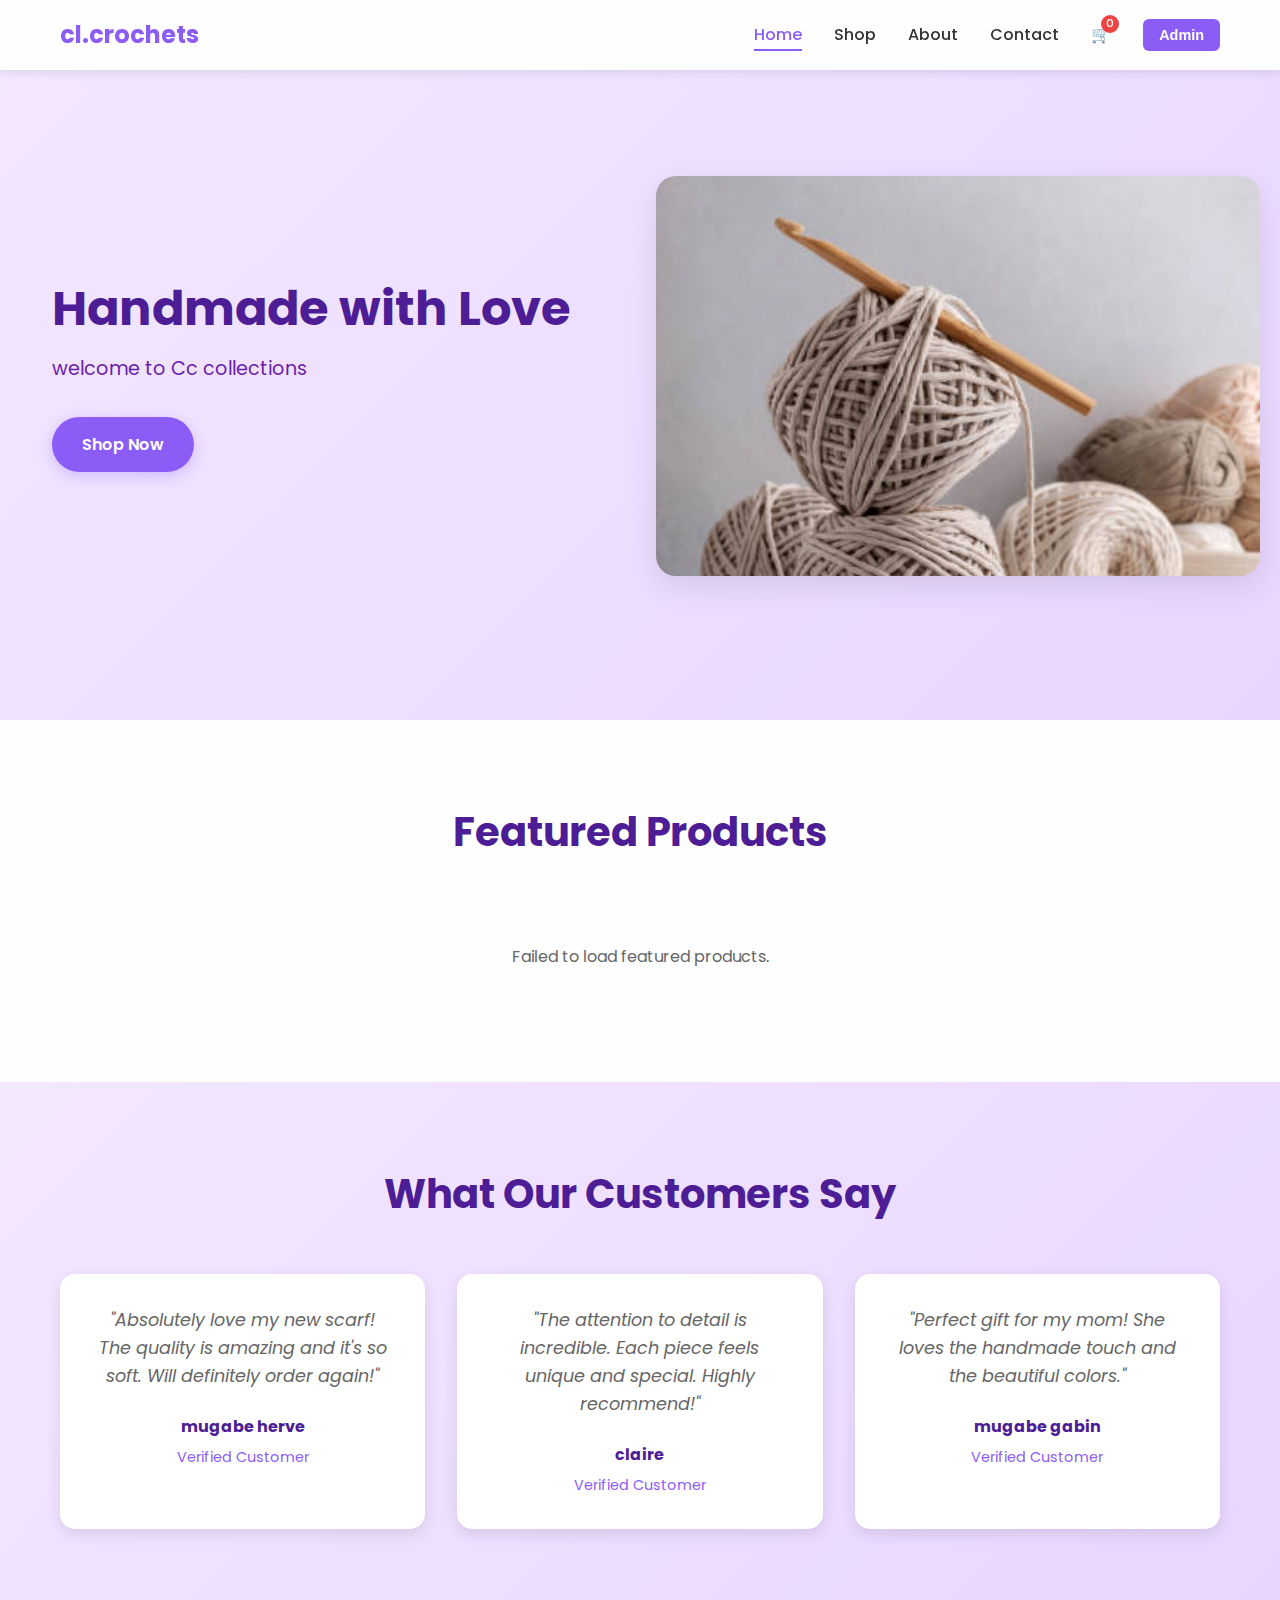
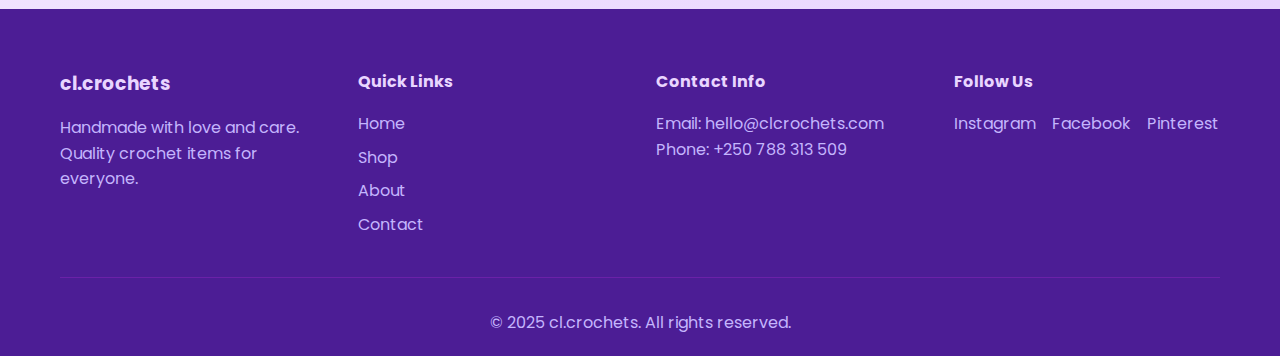
<file: index.html>
<!DOCTYPE html>
<html lang="en">
<head>
    <meta charset="UTF-8">
    <meta name="viewport" content="width=device-width, initial-scale=1.0">
    <title>cl.crochets - Handmade Scarves, welcome to Cc collections</title>
    <link rel="stylesheet" href="style.css">
    <link href="https://fonts.googleapis.com/css2?family=Poppins:wght@300;400;500;600;700&display=swap" rel="stylesheet">
    <link rel="icon" href="data:image/svg+xml,<svg xmlns='http://www.w3.org/2000/svg' viewBox='0 0 100 100'><text y='.9em' font-size='90'>🧶</text></svg>">
</head>
<body>
    <!-- Navigation -->
    <nav class="navbar">
        <div class="nav-container">
            <div class="nav-logo">
                <a href="index.html">cl.crochets</a>
            </div>
            <ul class="nav-menu">
                <li class="nav-item">
                    <a href="index.html" class="nav-link active">Home</a>
                </li>
                <li class="nav-item">
                    <a href="shop.html" class="nav-link">Shop</a>
                </li>
                <li class="nav-item">
                    <a href="about.html" class="nav-link">About</a>
                </li>
                <li class="nav-item">
                    <a href="contact.html" class="nav-link">Contact</a>
                </li>
                <li class="nav-item">
                    <a href="cart.html" class="nav-link cart-icon">
                        🛒 <span class="cart-count">0</span>
                    </a>
                </li>
                <li class="nav-item">
                    <button class="admin-btn" onclick="openAdminLogin()">Admin</button>
                </li>
            </ul>
            <div class="hamburger">
                <span class="bar"></span>
                <span class="bar"></span>
                <span class="bar"></span>
            </div>
        </div>
    </nav>

    <!-- Admin Login Modal -->
    <div id="adminModal" class="admin-modal">
        <div class="admin-modal-content">
            <span class="admin-close" onclick="closeAdminLogin()">&times;</span>
            <h2>Admin Login</h2>
            <form id="adminLoginForm" class="admin-login-form">
                <div class="form-group">
                    <label for="adminUsername">Username</label>
                    <input type="text" id="adminUsername" name="username" required>
                </div>
                <div class="form-group">
                    <label for="adminPassword">Password</label>
                    <input type="password" id="adminPassword" name="password" required>
                </div>
                <button type="submit" class="admin-login-btn">Login</button>
            </form>
        </div>
    </div>

    <!-- Hero Section -->
    <section class="hero">
        <div class="hero-content">
            <h1 class="hero-title">Handmade with Love</h1>
            <p class="hero-subtitle">welcome to Cc collections</p>
            <a href="shop.html" class="cta-button">Shop Now</a>
        </div>
        <div class="hero-image">
            <img src="images/croshet.jpg" alt="Handmade crochet items">
        </div>
    </section>

    <!-- Featured Products -->
    <section class="featured-products">
        <div class="container">
            <h2 class="section-title">Featured Products</h2>
            <div class="products-grid" id="featured-products">
                <!-- Products will be loaded here via JavaScript -->
            </div>
        </div>
    </section>

    <!-- Testimonials -->
    <section class="testimonials">
        <div class="container">
            <h2 class="section-title">What Our Customers Say</h2>
            <div class="testimonials-grid">
                <div class="testimonial-card">
                    <div class="testimonial-content">
                        <p>"Absolutely love my new scarf! The quality is amazing and it's so soft. Will definitely order again!"</p>
                    </div>
                    <div class="testimonial-author">
                        <h4>mugabe herve</h4>
                        <span>Verified Customer</span>
                    </div>
                </div>
                <div class="testimonial-card">
                    <div class="testimonial-content">
                        <p>"The attention to detail is incredible. Each piece feels unique and special. Highly recommend!"</p>
                    </div>
                    <div class="testimonial-author">
                        <h4>claire</h4>
                        <span>Verified Customer</span>
                    </div>
                </div>
                <div class="testimonial-card">
                    <div class="testimonial-content">
                        <p>"Perfect gift for my mom! She loves the handmade touch and the beautiful colors."</p>
                    </div>
                    <div class="testimonial-author">
                        <h4>mugabe gabin</h4>
                        <span>Verified Customer</span>
                    </div>
                </div>
            </div>
        </div>
    </section>

    <!-- Footer -->
    <footer class="footer">
        <div class="container">
            <div class="footer-content">
                <div class="footer-section">
                    <h3>cl.crochets</h3>
                    <p>Handmade with love and care. Quality crochet items for everyone.</p>
                </div>
                <div class="footer-section">
                    <h4>Quick Links</h4>
                    <ul>
                        <li><a href="index.html">Home</a></li>
                        <li><a href="shop.html">Shop</a></li>
                        <li><a href="about.html">About</a></li>
                        <li><a href="contact.html">Contact</a></li>
                    </ul>
                </div>
                <div class="footer-section">
                    <h4>Contact Info</h4>
                    <p>Email: hello@clcrochets.com</p>
                    <p>Phone: +250 788 313 509</p>
                </div>
                <div class="footer-section">
                    <h4>Follow Us</h4>
                    <div class="social-links">
                        <a href="https://www.instagram.com/cl.crochets/" class="social-link">Instagram</a>
                        <a href="#" class="social-link">Facebook</a>
                        <a href="#" class="social-link">Pinterest</a>
                    </div>
                </div>
            </div>
            <div class="footer-bottom">
                <p>&copy; 2025 cl.crochets. All rights reserved.</p>
            </div>
        </div>
    </footer>

    <script src="script.js"></script>
</body>
</html>
</file>
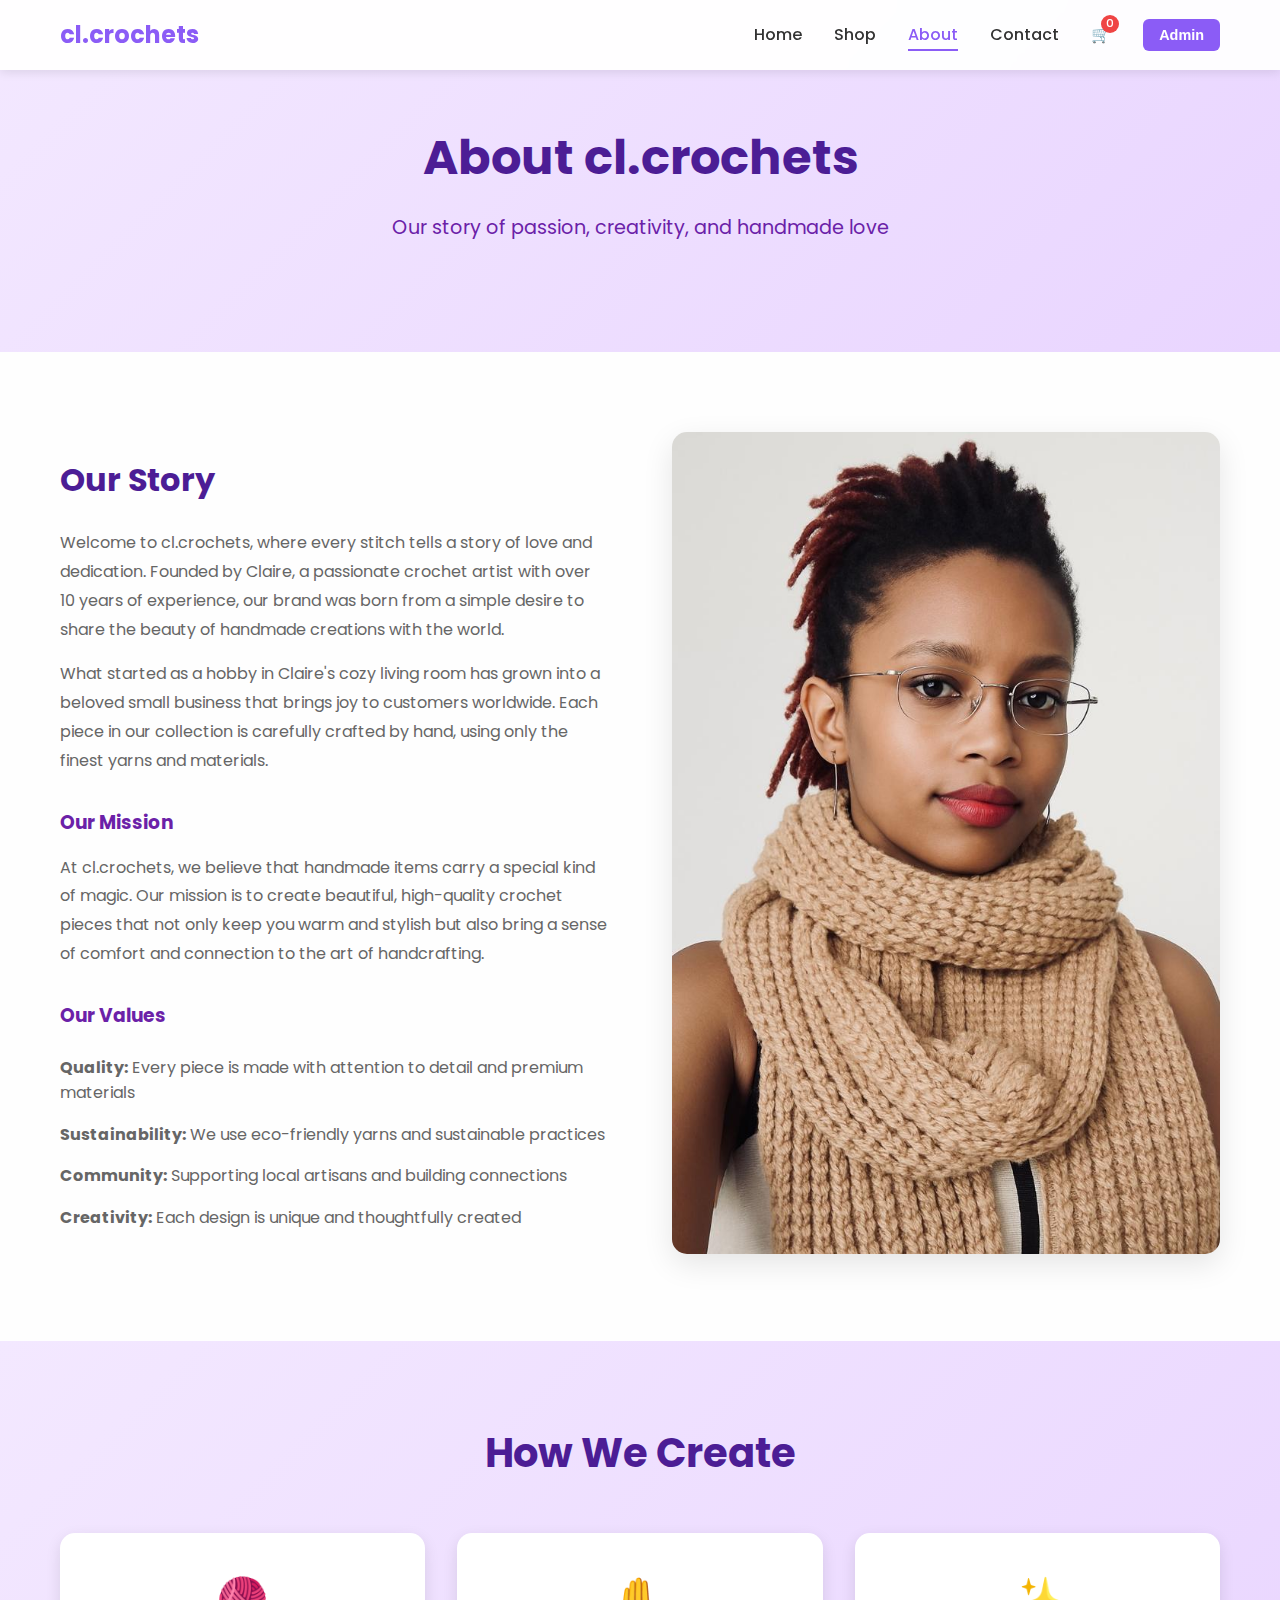
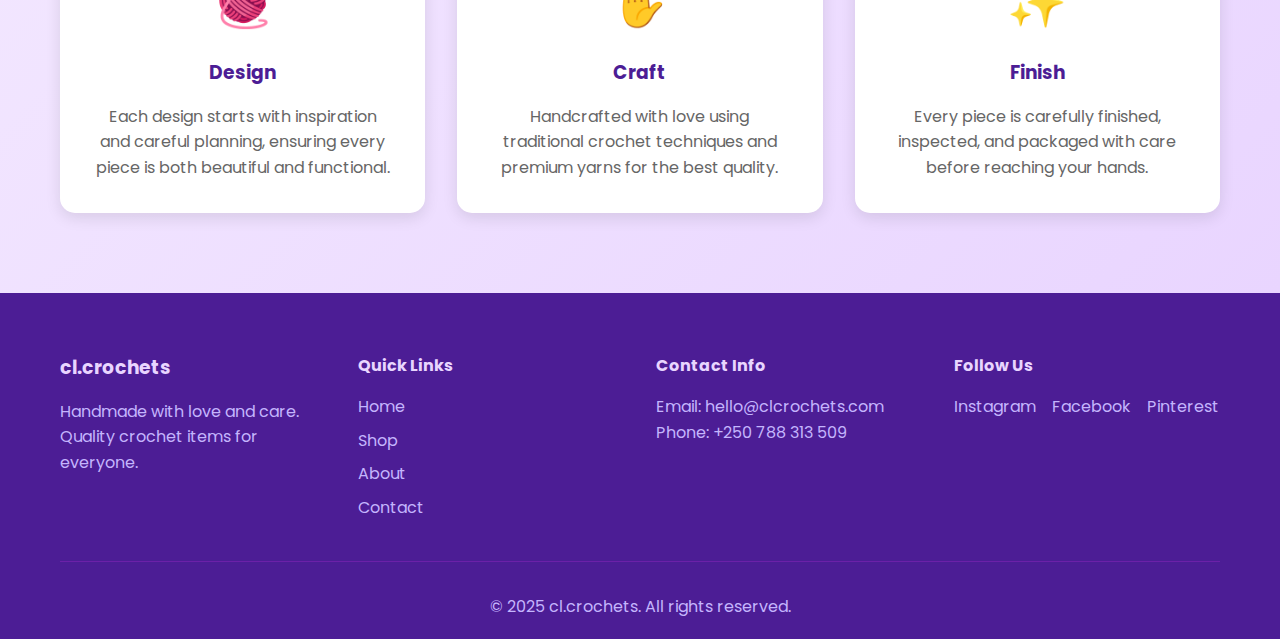
<file: about.html>
<!DOCTYPE html>
<html lang="en">
<head>
    <meta charset="UTF-8">
    <meta name="viewport" content="width=device-width, initial-scale=1.0">
    <title>About - cl.crochets</title>
    <link rel="stylesheet" href="style.css">
    <link href="https://fonts.googleapis.com/css2?family=Poppins:wght@300;400;500;600;700&display=swap" rel="stylesheet">
    <link rel="icon" href="data:image/svg+xml,<svg xmlns='http://www.w3.org/2000/svg' viewBox='0 0 100 100'><text y='.9em' font-size='90'>🧶</text></svg>">
</head>
<body>
    <nav class="navbar">
        <div class="nav-container">
            <div class="nav-logo">
                <a href="index.html">cl.crochets</a>
            </div>
            <ul class="nav-menu">
                <li class="nav-item">
                    <a href="index.html" class="nav-link">Home</a>
                </li>
                <li class="nav-item">
                    <a href="shop.html" class="nav-link">Shop</a>
                </li>
                <li class="nav-item">
                    <a href="about.html" class="nav-link active">About</a>
                </li>
                <li class="nav-item">
                    <a href="contact.html" class="nav-link">Contact</a>
                </li>
                <li class="nav-item">
                    <a href="cart.html" class="nav-link cart-icon">
                        🛒 <span class="cart-count">0</span>
                    </a>
                </li>
                <li class="nav-item">
                    <button class="admin-btn" onclick="openAdminLogin()">Admin</button>
                </li>
            </ul>
            <div class="hamburger">
                <span class="bar"></span>
                <span class="bar"></span>
                <span class="bar"></span>
            </div>
        </div>
    </nav>

    <!-- Admin Login Modal -->
    <div id="adminModal" class="admin-modal">
        <div class="admin-modal-content">
            <span class="admin-close" onclick="closeAdminLogin()">&times;</span>
            <h2>Admin Login</h2>
            <form id="adminLoginForm" class="admin-login-form">
                <div class="form-group">
                    <label for="adminUsername">Username</label>
                    <input type="text" id="adminUsername" name="username" required>
                </div>
                <div class="form-group">
                    <label for="adminPassword">Password</label>
                    <input type="password" id="adminPassword" name="password" required>
                </div>
                <button type="submit" class="admin-login-btn">Login</button>
            </form>
        </div>
    </div>

    <section class="about-header">
        <div class="container">
            <h1 class="page-title">About cl.crochets</h1>
            <p class="page-subtitle">Our story of passion, creativity, and handmade love</p>
        </div>
    </section>

    <section class="about-content">
        <div class="container">
            <div class="about-grid">
                <div class="about-text">
                    <h2>Our Story</h2>
                    <p>Welcome to cl.crochets, where every stitch tells a story of love and dedication. Founded by Claire, a passionate crochet artist with over 10 years of experience, our brand was born from a simple desire to share the beauty of handmade creations with the world.</p>

                    <p>What started as a hobby in Claire's cozy living room has grown into a beloved small business that brings joy to customers worldwide. Each piece in our collection is carefully crafted by hand, using only the finest yarns and materials.</p>

                    <h3>Our Mission</h3>
                    <p>At cl.crochets, we believe that handmade items carry a special kind of magic. Our mission is to create beautiful, high-quality crochet pieces that not only keep you warm and stylish but also bring a sense of comfort and connection to the art of handcrafting.</p>

                    <h3>Our Values</h3>
                    <ul>
                        <li><strong>Quality:</strong> Every piece is made with attention to detail and premium materials</li>
                        <li><strong>Sustainability:</strong> We use eco-friendly yarns and sustainable practices</li>
                        <li><strong>Community:</strong> Supporting local artisans and building connections</li>
                        <li><strong>Creativity:</strong> Each design is unique and thoughtfully created</li>
                    </ul>
                </div>
                <div class="about-image">
                    <img src="images/about.jpg" alt="Handmade crochet items">
                </div>
            </div>
        </div>
    </section>

    <section class="process-section">
        <div class="container">
            <h2 class="section-title">How We Create</h2>
            <div class="process-grid">
                <div class="process-card">
                    <div class="process-icon">🧶</div>
                    <h3>Design</h3>
                    <p>Each design starts with inspiration and careful planning, ensuring every piece is both beautiful and functional.</p>
                </div>
                <div class="process-card">
                    <div class="process-icon">✋</div>
                    <h3>Craft</h3>
                    <p>Handcrafted with love using traditional crochet techniques and premium yarns for the best quality.</p>
                </div>
                <div class="process-card">
                    <div class="process-icon">✨</div>
                    <h3>Finish</h3>
                    <p>Every piece is carefully finished, inspected, and packaged with care before reaching your hands.</p>
                </div>
            </div>
        </div>
    </section>

    <footer class="footer">
        <div class="container">
            <div class="footer-content">
                <div class="footer-section">
                    <h3>cl.crochets</h3>
                    <p>Handmade with love and care. Quality crochet items for everyone.</p>
                </div>
                <div class="footer-section">
                    <h4>Quick Links</h4>
                    <ul>
                        <li><a href="index.html">Home</a></li>
                        <li><a href="shop.html">Shop</a></li>
                        <li><a href="about.html">About</a></li>
                        <li><a href="contact.html">Contact</a></li>
                    </ul>
                </div>
                <div class="footer-section">
                    <h4>Contact Info</h4>
                    <p>Email: hello@clcrochets.com</p>
                    <p>Phone: +250 788 313 509</p>
                </div>
                <div class="footer-section">
                    <h4>Follow Us</h4>
                    <div class="social-links">
                        <a href="https://www.instagram.com/cl.crochets/" class="social-link">Instagram</a>
                        <a href="#" class="social-link">Facebook</a>
                        <a href="#" class="social-link">Pinterest</a>
                    </div>
                </div>
            </div>
            <div class="footer-bottom">
                <p>&copy; 2025 cl.crochets. All rights reserved.</p>
            </div>
        </div>
    </footer>

    <script src="script.js"></script>
</body>
</html>
</file>
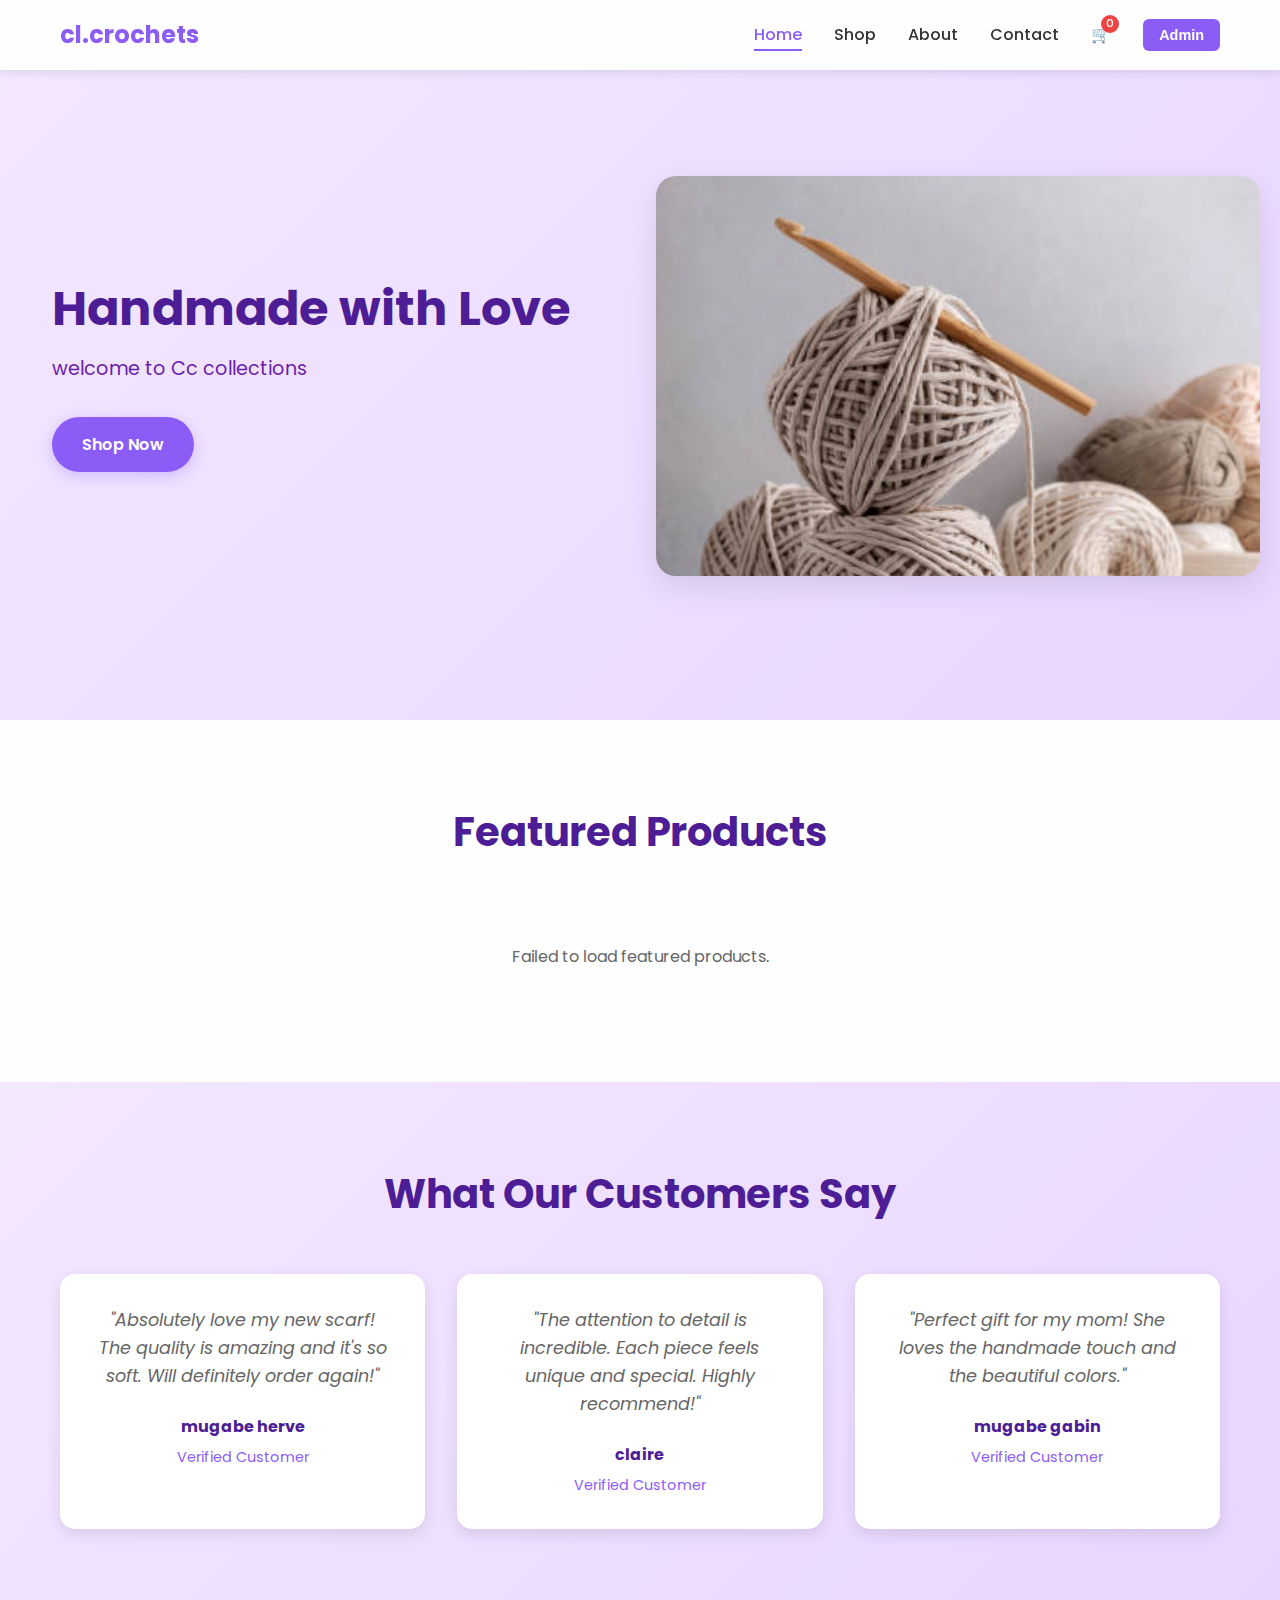
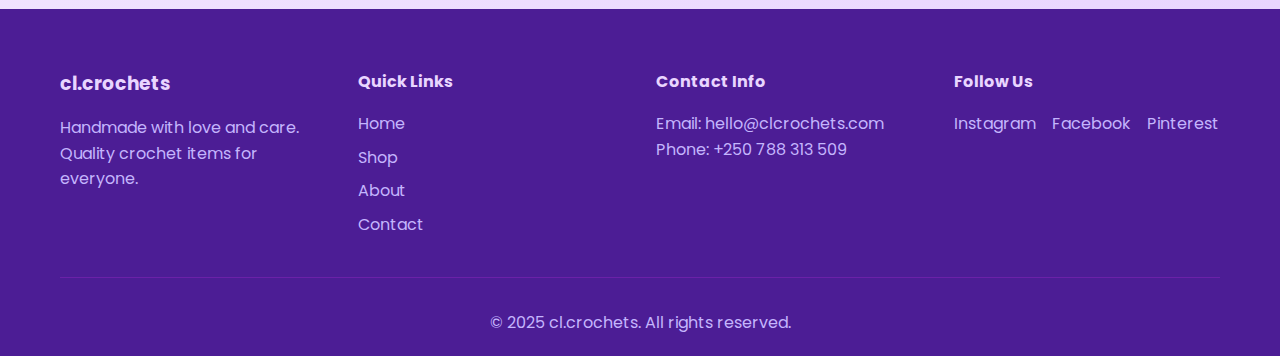
<file: admin.html>
<!DOCTYPE html>
<html lang="en">
<head>
    <meta charset="UTF-8">
    <meta name="viewport" content="width=device-width, initial-scale=1.0">
    <title>Admin Dashboard - cl.crochets</title>
    <link rel="stylesheet" href="style.css">
    <link href="https://fonts.googleapis.com/css2?family=Poppins:wght@300;400;500;600;700&display=swap" rel="stylesheet">
    <link rel="icon" href="data:image/svg+xml,<svg xmlns='http://www.w3.org/2000/svg' viewBox='0 0 100 100'><text y='.9em' font-size='90'>🧶</text></svg>">
</head>
<body>
    <nav class="navbar">
        <div class="nav-container">
            <div class="nav-logo">
                <a href="index.html">cl.crochets</a>
            </div>
            <ul class="nav-menu">
                <li class="nav-item">
                    <a href="index.html" class="nav-link">Home</a>
                </li>
                <li class="nav-item">
                    <a href="shop.html" class="nav-link">Shop</a>
                </li>
                <li class="nav-item">
                    <a href="about.html" class="nav-link">About</a>
                </li>
                <li class="nav-item">
                    <a href="contact.html" class="nav-link">Contact</a>
                </li>
                <li class="nav-item">
                    <a href="cart.html" class="nav-link cart-icon">
                        🛒 <span class="cart-count">0</span>
                    </a>
                </li>
                <li class="nav-item">
                    <button class="admin-btn active">Admin</button>
                </li>
            </ul>
            <div class="hamburger">
                <span class="bar"></span>
                <span class="bar"></span>
                <span class="bar"></span>
            </div>
        </div>
    </nav>

    <section class="admin-header">
        <div class="container">
            <h1 class="page-title">Admin Dashboard</h1>
            <p class="page-subtitle">Manage your products and view sales data</p>
        </div>
    </section>

    <section class="admin-content">
        <div class="container">
            <div class="admin-section">
                <h2>Sales Overview</h2>
                <div class="sales-grid">
                    <div class="sales-card">
                        <h3>Total Sales</h3>
                        <p class="sales-number" id="totalValue">$0.00</p>
                    </div>
                    <div class="sales-card">
                        <h3>Orders</h3>
                        <p class="sales-number" id="totalOrders">0</p>
                    </div>
                    <div class="sales-card">
                        <h3>Products</h3>
                        <p class="sales-number" id="totalProducts">0</p>
                    </div>
                    <div class="sales-card">
                        <h3>Customers</h3>
                        <p class="sales-number" id="totalChatUsers">0</p>
                    </div>
                </div>
            </div>

            <div class="admin-section">
                <h2>Product Management</h2>
                <div class="admin-grid">
                    <div class="add-product-section">
                        <h3>Add New Product</h3>
                        <form id="addProductForm" class="admin-form">
                            <div class="form-group">
                                <label for="productName">Product Name *</label>
                                <input type="text" id="productName" name="name" required>
                            </div>
                            <div class="form-group">
                                <label for="productPrice">Price ($) *</label>
                                <input type="number" id="productPrice" name="price" step="0.01" required>
                            </div>
                            <div class="form-group">
                                <label for="productCategory">Category *</label>
                                <select id="productCategory" name="category" required>
                                    <option value="">Select Category</option>
                                    <option value="scarf">Scarf</option>
                                    <option value="hat">Hat</option>
                                    <option value="sweater">Sweater</option>
                                    <option value="accessory">Accessory</option>
                                </select>
                            </div>
                            <div class="form-group">
                                <label for="productColor">Color</label>
                                <select id="productColor" name="color">
                                    <option value="">Select Color</option>
                                    <option value="blue">Blue</option>
                                    <option value="pink">Pink</option>
                                    <option value="green">Green</option>
                                    <option value="yellow">Yellow</option>
                                    <option value="purple">Purple</option>
                                    <option value="white">White</option>
                                </select>
                            </div>
                            <div class="form-group">
                                <label for="productImage">Image URL *</label>
                                <input type="url" id="productImage" name="image" required>
                            </div>
                            <div class="form-group">
                                <label for="productDescription">Description *</label>
                                <textarea id="productDescription" name="description" rows="3" required></textarea>
                            </div>
                            <button type="submit" class="admin-submit-btn">Add Product</button>
                        </form>
                    </div>

                    <div class="products-table-section">
                        <h3>Current Products</h3>
                        <div class="table-container">
                            <table class="admin-table">
                                <thead>
                                    <tr>
                                        <th>Image</th>
                                        <th>Name</th>
                                        <th>Price</th>
                                        <th>Category</th>
                                        <th>Sales</th>
                                        <th>Actions</th>
                                    </tr>
                                </thead>
                                <tbody id="productsTableBody">
                                </tbody>
                            </table>
                        </div>
                    </div>
                </div>
            </div>
        </div>
    </section>

    <footer class="footer">
        <div class="container">
            <div class="footer-content">
                <div class="footer-section">
                    <h3>cl.crochets</h3>
                    <p>Handmade with love and care. Quality crochet items for everyone.</p>
                </div>
                <div class="footer-section">
                    <h4>Quick Links</h4>
                    <ul>
                        <li><a href="index.html">Home</a></li>
                        <li><a href="shop.html">Shop</a></li>
                        <li><a href="about.html">About</a></li>
                        <li><a href="contact.html">Contact</a></li>
                    </ul>
                </div>
                <div class="footer-section">
                    <h4>Contact Info</h4>
                    <p>Email: hello@clcrochets.com</p>
                    <p>Phone: +250 788 313 509</p>
                </div>
                <div class="footer-section">
                    <h4>Follow Us</h4>
                    <div class="social-links">
                        <a href="https://www.instagram.com/cl.crochets/" class="social-link">Instagram</a>
                        <a href="#" class="social-link">Facebook</a>
                        <a href="#" class="social-link">Pinterest</a>
                    </div>
                </div>
            </div>
            <div class="footer-bottom">
                <p>&copy; 2025 cl.crochets. All rights reserved.</p>
            </div>
        </div>
    </footer>

    <script src="script.js"></script>
</body>
</html>
</file>
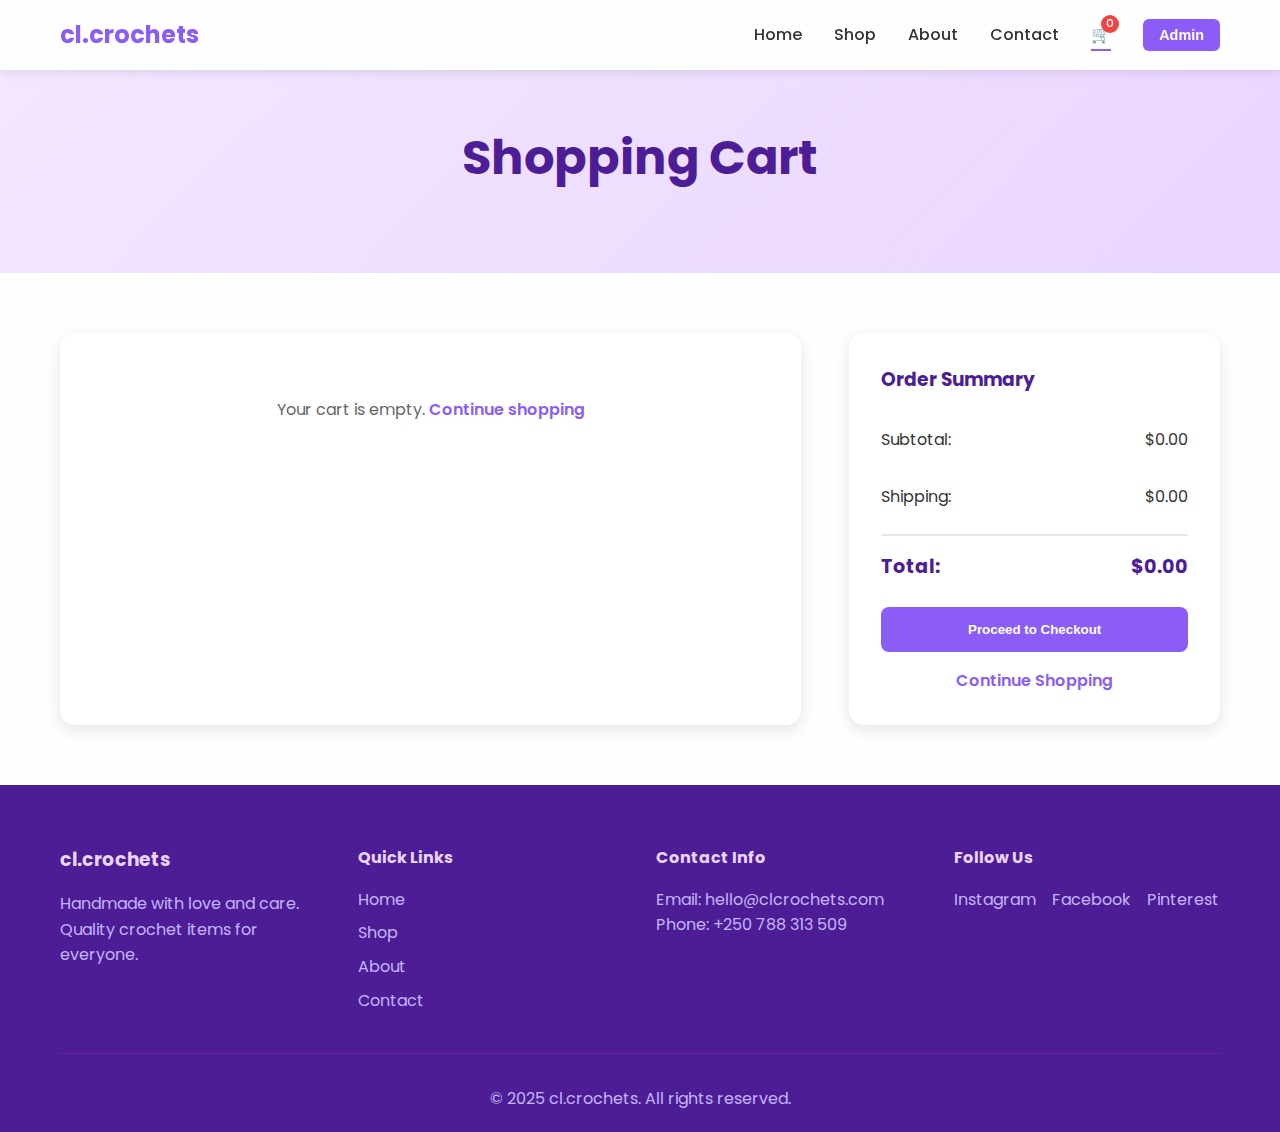
<file: cart.html>
<!DOCTYPE html>
<html lang="en">
<head>
    <meta charset="UTF-8">
    <meta name="viewport" content="width=device-width, initial-scale=1.0">
    <title>Shopping Cart - cl.crochets</title>
    <link rel="stylesheet" href="style.css">
    <link href="https://fonts.googleapis.com/css2?family=Poppins:wght@300;400;500;600;700&display=swap" rel="stylesheet">
    <link rel="icon" href="data:image/svg+xml,<svg xmlns='http://www.w3.org/2000/svg' viewBox='0 0 100 100'><text y='.9em' font-size='90'>🧶</text></svg>">
</head>
<body>
    <!-- Navigation -->
    <nav class="navbar">
        <div class="nav-container">
            <div class="nav-logo">
                <a href="index.html">cl.crochets</a>
            </div>
            <ul class="nav-menu">
                <li class="nav-item">
                    <a href="index.html" class="nav-link">Home</a>
                </li>
                <li class="nav-item">
                    <a href="shop.html" class="nav-link">Shop</a>
                </li>
                <li class="nav-item">
                    <a href="about.html" class="nav-link">About</a>
                </li>
                <li class="nav-item">
                    <a href="contact.html" class="nav-link">Contact</a>
                </li>
                <li class="nav-item">
                    <a href="cart.html" class="nav-link cart-icon active">
                        🛒 <span class="cart-count">0</span>
                    </a>
                </li>
                <li class="nav-item">
                    <button class="admin-btn" onclick="openAdminLogin()">Admin</button>
                </li>
            </ul>
            <div class="hamburger">
                <span class="bar"></span>
                <span class="bar"></span>
                <span class="bar"></span>
            </div>
        </div>
    </nav>

    <!-- Admin Login Modal -->
    <div id="adminModal" class="admin-modal">
        <div class="admin-modal-content">
            <span class="admin-close" onclick="closeAdminLogin()">&times;</span>
            <h2>Admin Login</h2>
            <form id="adminLoginForm" class="admin-login-form">
                <div class="form-group">
                    <label for="adminUsername">Username</label>
                    <input type="text" id="adminUsername" name="username" required>
                </div>
                <div class="form-group">
                    <label for="adminPassword">Password</label>
                    <input type="password" id="adminPassword" name="password" required>
                </div>
                <button type="submit" class="admin-login-btn">Login</button>
            </form>
        </div>
    </div>

    <!-- Cart Header -->
    <section class="cart-header">
        <div class="container">
            <h1 class="page-title">Shopping Cart</h1>
        </div>
    </section>

    <!-- Cart Content -->
    <section class="cart-section">
        <div class="container">
            <div class="cart-content">
                <div class="cart-items" id="cart-items">
                    <!-- Cart items will be loaded here via JavaScript -->
                </div>
                <div class="cart-summary">
                    <h3>Order Summary</h3>
                    <div class="summary-item">
                        <span>Subtotal:</span>
                        <span id="subtotal">$0.00</span>
                    </div>
                    <div class="summary-item">
                        <span>Shipping:</span>
                        <span id="shipping">$0.00</span>
                    </div>
                    <div class="summary-item total">
                        <span>Total:</span>
                        <span id="total">$0.00</span>
                    </div>
                    <button class="checkout-btn" id="checkout-btn">Proceed to Checkout</button>
                    <a href="shop.html" class="continue-shopping">Continue Shopping</a>
                </div>
            </div>
        </div>
    </section>

    <!-- Footer -->
    <footer class="footer">
        <div class="container">
            <div class="footer-content">
                <div class="footer-section">
                    <h3>cl.crochets</h3>
                    <p>Handmade with love and care. Quality crochet items for everyone.</p>
                </div>
                <div class="footer-section">
                    <h4>Quick Links</h4>
                    <ul>
                        <li><a href="index.html">Home</a></li>
                        <li><a href="shop.html">Shop</a></li>
                        <li><a href="about.html">About</a></li>
                        <li><a href="contact.html">Contact</a></li>
                    </ul>
                </div>
                <div class="footer-section">
                    <h4>Contact Info</h4>
                    <p>Email: hello@clcrochets.com</p>
                    <p>Phone: +250 788 313 509</p>
                </div>
                <div class="footer-section">
                    <h4>Follow Us</h4>
                    <div class="social-links">
                        <a href="https://www.instagram.com/cl.crochets/" class="social-link">Instagram</a>
                        <a href="#" class="social-link">Facebook</a>
                        <a href="#" class="social-link">Pinterest</a>
                    </div>
                </div>
            </div>
            <div class="footer-bottom">
                <p>&copy; 2025 cl.crochets. All rights reserved.</p>
            </div>
        </div>
    </footer>

    <script src="script.js"></script>
</body>
</html>
</file>
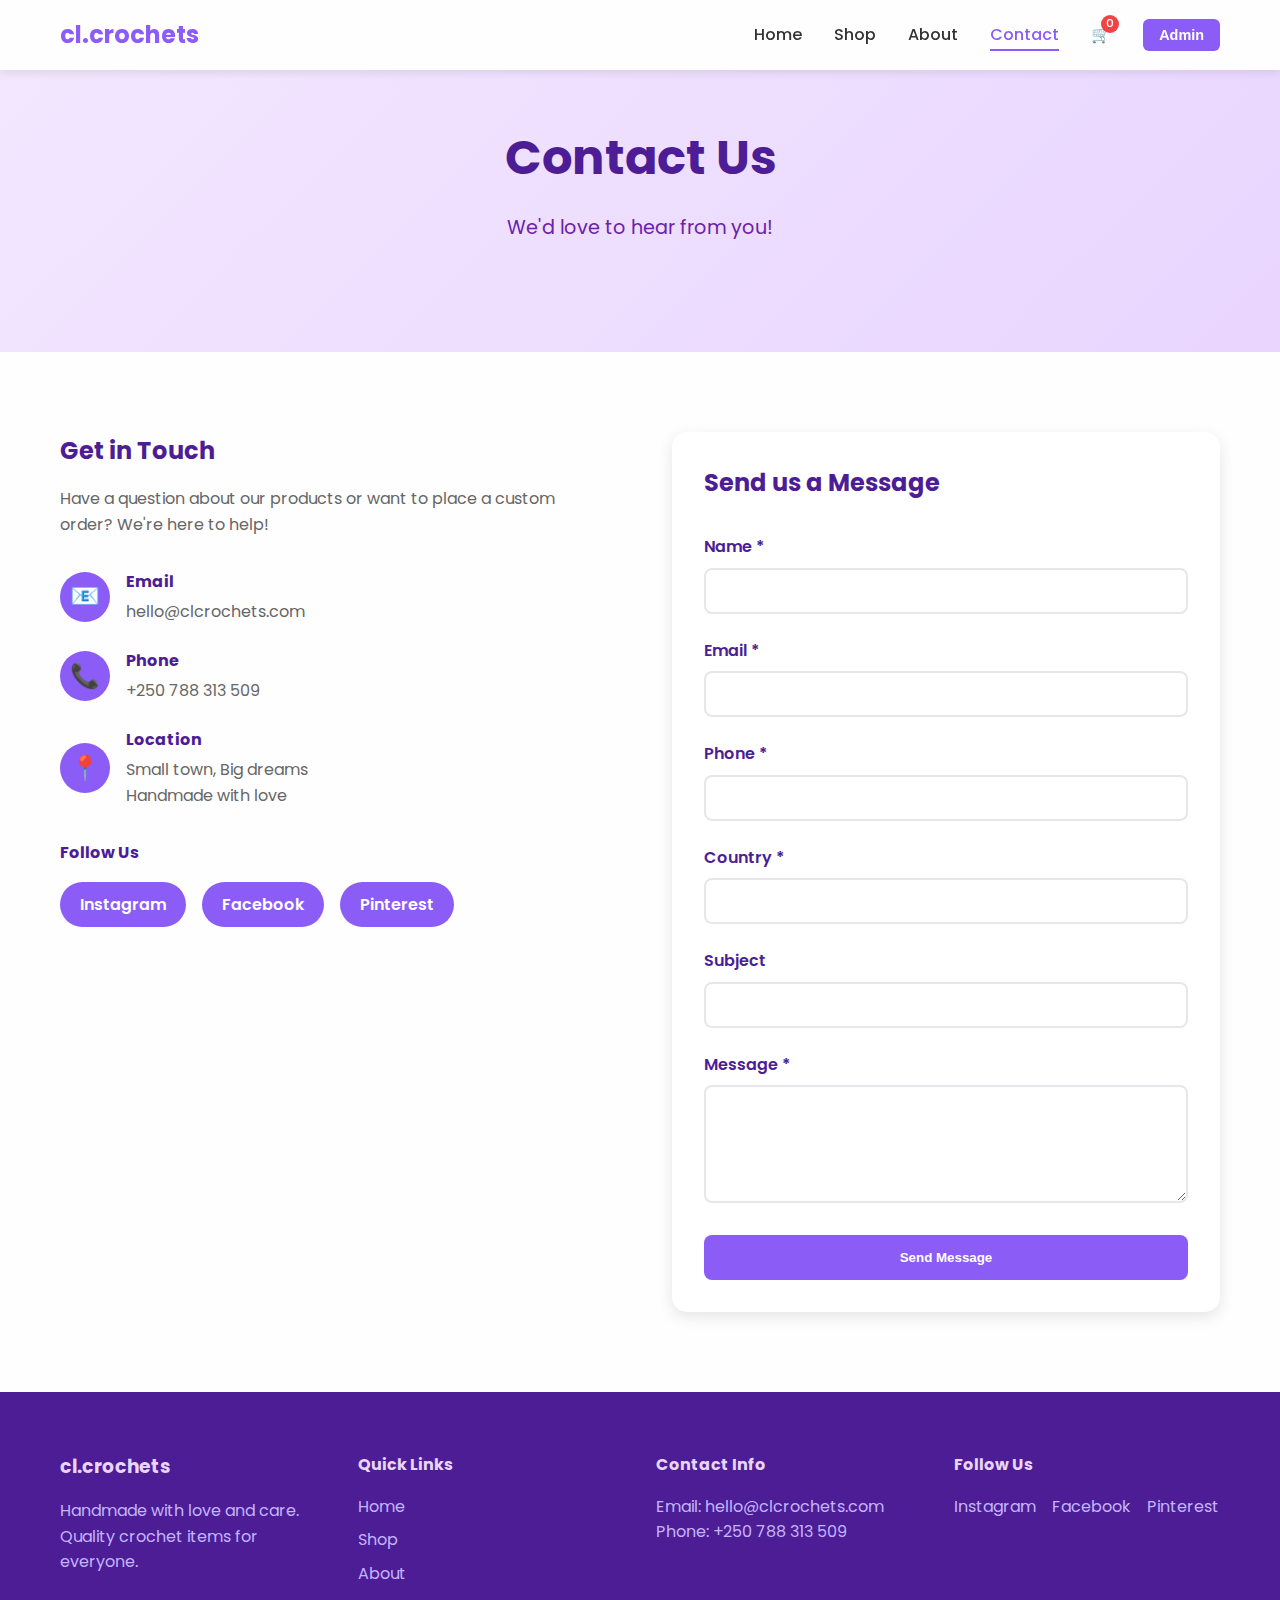
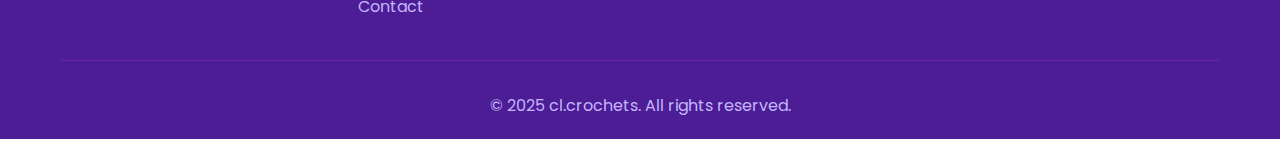
<file: contact.html>
<!DOCTYPE html>
<html lang="en">
<head>
    <meta charset="UTF-8">
    <meta name="viewport" content="width=device-width, initial-scale=1.0">
    <title>Contact - cl.crochets</title>
    <link rel="stylesheet" href="style.css">
    <link href="https://fonts.googleapis.com/css2?family=Poppins:wght@300;400;500;600;700&display=swap" rel="stylesheet">
    <link rel="icon" href="data:image/svg+xml,<svg xmlns='http://www.w3.org/2000/svg' viewBox='0 0 100 100'><text y='.9em' font-size='90'>🧶</text></svg>">
</head>
<body>
    <!-- Navigation -->
    <nav class="navbar">
        <div class="nav-container">
            <div class="nav-logo">
                <a href="index.html">cl.crochets</a>
            </div>
            <ul class="nav-menu">
                <li class="nav-item">
                    <a href="index.html" class="nav-link">Home</a>
                </li>
                <li class="nav-item">
                    <a href="shop.html" class="nav-link">Shop</a>
                </li>
                <li class="nav-item">
                    <a href="about.html" class="nav-link">About</a>
                </li>
                <li class="nav-item">
                    <a href="contact.html" class="nav-link active">Contact</a>
                </li>
                <li class="nav-item">
                    <a href="cart.html" class="nav-link cart-icon">
                        🛒 <span class="cart-count">0</span>
                    </a>
                </li>
                <li class="nav-item">
                    <button class="admin-btn" onclick="openAdminLogin()">Admin</button>
                </li>
            </ul>
            <div class="hamburger">
                <span class="bar"></span>
                <span class="bar"></span>
                <span class="bar"></span>
            </div>
        </div>
    </nav>

    <!-- Admin Login Modal -->
    <div id="adminModal" class="admin-modal">
        <div class="admin-modal-content">
            <span class="admin-close" onclick="closeAdminLogin()">&times;</span>
            <h2>Admin Login</h2>
            <form id="adminLoginForm" class="admin-login-form">
                <div class="form-group">
                    <label for="adminUsername">Username</label>
                    <input type="text" id="adminUsername" name="username" required>
                </div>
                <div class="form-group">
                    <label for="adminPassword">Password</label>
                    <input type="password" id="adminPassword" name="password" required>
                </div>
                <button type="submit" class="admin-login-btn">Login</button>
            </form>
        </div>
    </div>

    <!-- Contact Header -->
    <section class="contact-header">
        <div class="container">
            <h1 class="page-title">Contact Us</h1>
            <p class="page-subtitle">We'd love to hear from you!</p>
        </div>
    </section>

    <!-- Contact Content -->
    <section class="contact-content">
        <div class="container">
            <div class="contact-grid">
                <div class="contact-info">
                    <h2>Get in Touch</h2>
                    <p>Have a question about our products or want to place a custom order? We're here to help!</p>

                    <div class="contact-details">
                        <div class="contact-item">
                            <div class="contact-icon">📧</div>
                            <div>
                                <h4>Email</h4>
                                <p>hello@clcrochets.com</p>
                            </div>
                        </div>
                        <div class="contact-item">
                            <div class="contact-icon">📞</div>
                            <div>
                                <h4>Phone</h4>
                                <p>+250 788 313 509</p>
                            </div>
                        </div>
                        <div class="contact-item">
                            <div class="contact-icon">📍</div>
                            <div>
                                <h4>Location</h4>
                                <p>Small town, Big dreams<br>Handmade with love</p>
                            </div>
                        </div>
                    </div>

                    <div class="social-links-contact">
                        <h4>Follow Us</h4>
                        <div class="social-icons">
                            <a href="#" class="social-icon">Instagram</a>
                            <a href="#" class="social-icon">Facebook</a>
                            <a href="#" class="social-icon">Pinterest</a>
                        </div>
                    </div>
                </div>

                <div class="contact-form">
                    <h2>Send us a Message</h2>
                    <form id="contact-form">
                        <div class="form-group">
                            <label for="name">Name *</label>
                            <input type="text" id="name" name="name" required>
                        </div>
                        <div class="form-group">
                            <label for="email">Email *</label>
                            <input type="email" id="email" name="email" required>
                        </div>
                        <div class="form-group">
                            <label for="phone">Phone *</label>
                            <input type="text" id="phone" name="phone" required>
                        </div>
                        <div class="form-group">
                            <label for="country">Country *</label>
                            <input type="text" id="country" name="country" required>
                        </div>
                        <div class="form-group">
                            <label for="subject">Subject</label>
                            <input type="text" id="subject" name="subject">
                        </div>
                        <div class="form-group">
                            <label for="message">Message *</label>
                            <textarea id="message" name="message" rows="5" required></textarea>
                        </div>
                        <button type="submit" class="submit-btn">Send Message</button>
                    </form>
                </div>
            </div>
        </div>
    </section>

    <!-- Footer -->
    <footer class="footer">
        <div class="container">
            <div class="footer-content">
                <div class="footer-section">
                    <h3>cl.crochets</h3>
                    <p>Handmade with love and care. Quality crochet items for everyone.</p>
                </div>
                <div class="footer-section">
                    <h4>Quick Links</h4>
                    <ul>
                        <li><a href="index.html">Home</a></li>
                        <li><a href="shop.html">Shop</a></li>
                        <li><a href="about.html">About</a></li>
                        <li><a href="contact.html">Contact</a></li>
                    </ul>
                </div>
                <div class="footer-section">
                    <h4>Contact Info</h4>
                    <p>Email: hello@clcrochets.com</p>
                    <p>Phone: +250 788 313 509</p>
                </div>
                <div class="footer-section">
                    <h4>Follow Us</h4>
                    <div class="social-links">
                        <a href="https://www.instagram.com/cl.crochets/" class="social-link">Instagram</a>
                        <a href="#" class="social-link">Facebook</a>
                        <a href="#" class="social-link">Pinterest</a>
                    </div>
                </div>
            </div>
            <div class="footer-bottom">
                <p>&copy; 2025 cl.crochets. All rights reserved.</p>
            </div>
        </div>
    </footer>

    <script src="script.js"></script>
</body>
</html>
</file>
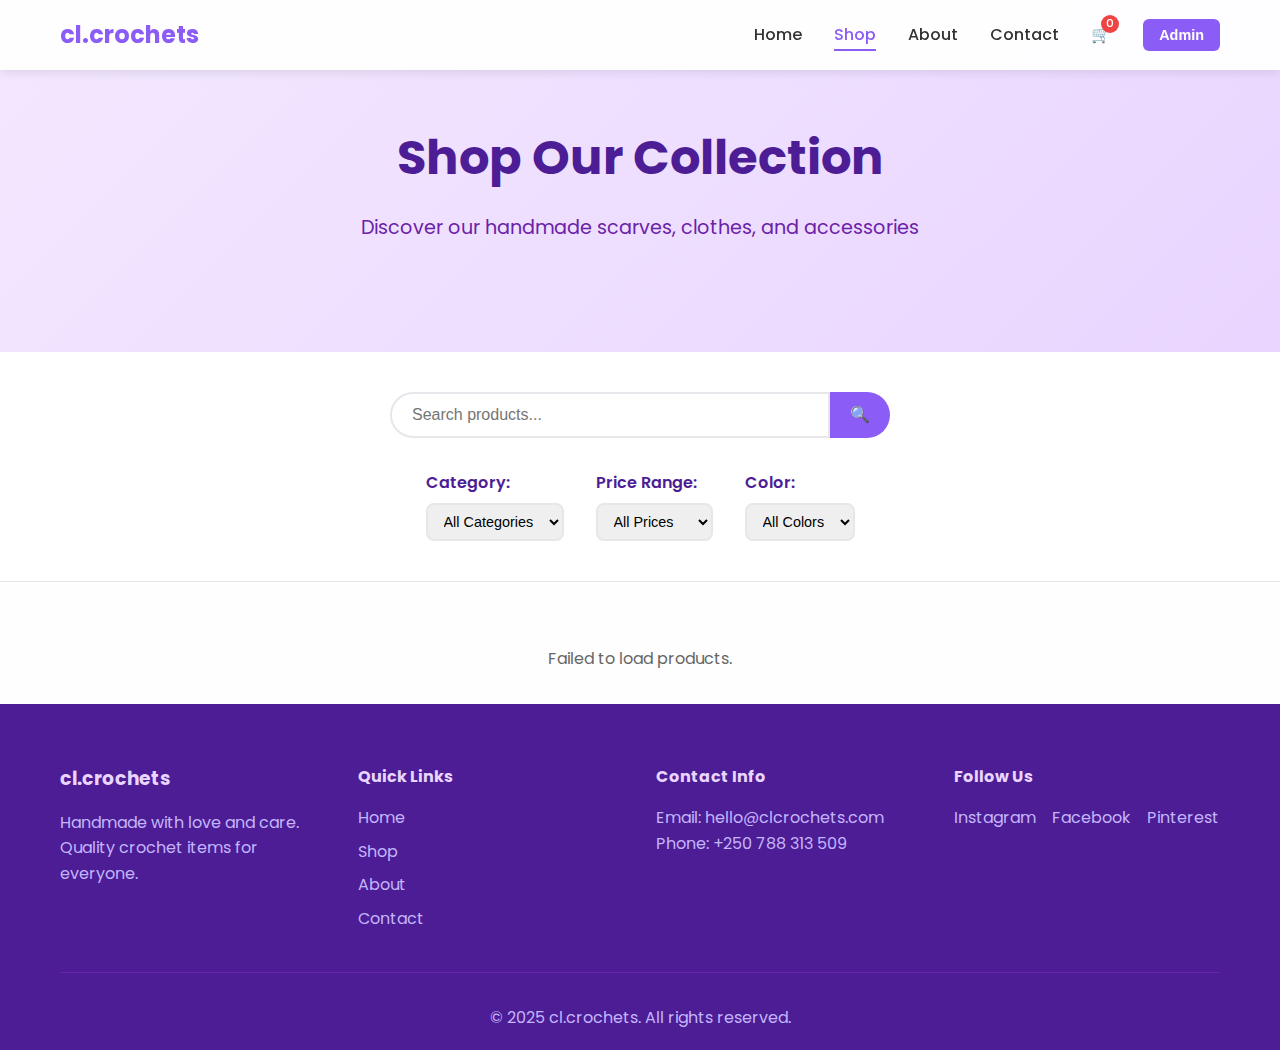
<file: shop.html>
<!DOCTYPE html>
<html lang="en">
<head>
    <meta charset="UTF-8">
    <meta name="viewport" content="width=device-width, initial-scale=1.0">
    <title>Shop - cl.crochets</title>
    <link rel="stylesheet" href="style.css">
    <link href="https://fonts.googleapis.com/css2?family=Poppins:wght@300;400;500;600;700&display=swap" rel="stylesheet">
    <link rel="icon" href="data:image/svg+xml,<svg xmlns='http://www.w3.org/2000/svg' viewBox='0 0 100 100'><text y='.9em' font-size='90'>🧶</text></svg>">
</head>
<body>
    <!-- Navigation -->
    <nav class="navbar">
        <div class="nav-container">
            <div class="nav-logo">
                <a href="index.html">cl.crochets</a>
            </div>
            <ul class="nav-menu">
                <li class="nav-item">
                    <a href="index.html" class="nav-link">Home</a>
                </li>
                <li class="nav-item">
                    <a href="shop.html" class="nav-link active">Shop</a>
                </li>
                <li class="nav-item">
                    <a href="about.html" class="nav-link">About</a>
                </li>
                <li class="nav-item">
                    <a href="contact.html" class="nav-link">Contact</a>
                </li>
                <li class="nav-item">
                    <a href="cart.html" class="nav-link cart-icon">
                        🛒 <span class="cart-count">0</span>
                    </a>
                </li>
                <li class="nav-item">
                    <button class="admin-btn" onclick="openAdminLogin()">Admin</button>
                </li>
            </ul>
            <div class="hamburger">
                <span class="bar"></span>
                <span class="bar"></span>
                <span class="bar"></span>
            </div>
        </div>
    </nav>

    <!-- Admin Login Modal -->
    <div id="adminModal" class="admin-modal">
        <div class="admin-modal-content">
            <span class="admin-close" onclick="closeAdminLogin()">&times;</span>
            <h2>Admin Login</h2>
            <form id="adminLoginForm" class="admin-login-form">
                <div class="form-group">
                    <label for="adminUsername">Username</label>
                    <input type="text" id="adminUsername" name="username" required>
                </div>
                <div class="form-group">
                    <label for="adminPassword">Password</label>
                    <input type="password" id="adminPassword" name="password" required>
                </div>
                <button type="submit" class="admin-login-btn">Login</button>
            </form>
        </div>
    </div>

    <!-- Shop Header -->
    <section class="shop-header">
        <div class="container">
            <h1 class="page-title">Shop Our Collection</h1>
            <p class="page-subtitle">Discover our handmade scarves, clothes, and accessories</p>
        </div>
    </section>

    <!-- Search and Filters -->
    <section class="search-filters">
        <div class="container">
            <div class="search-bar">
                <input type="text" id="search-input" placeholder="Search products...">
                <button type="button" id="search-btn">🔍</button>
            </div>
            <div class="filters">
                <div class="filter-group">
                    <label for="category-filter">Category:</label>
                    <select id="category-filter">
                        <option value="">All Categories</option>
                        <option value="scarf">Scarves</option>
                        <option value="hat">Hats</option>
                        <option value="sweater">Sweaters</option>
                        <option value="accessory">Accessories</option>
                    </select>
                </div>
                <div class="filter-group">
                    <label for="price-filter">Price Range:</label>
                    <select id="price-filter">
                        <option value="">All Prices</option>
                        <option value="0-25">$0 - $25</option>
                        <option value="25-50">$25 - $50</option>
                        <option value="50-100">$50 - $100</option>
                        <option value="100+">$100+</option>
                    </select>
                </div>
                <div class="filter-group">
                    <label for="color-filter">Color:</label>
                    <select id="color-filter">
                        <option value="">All Colors</option>
                        <option value="blue">Blue</option>
                        <option value="pink">Pink</option>
                        <option value="green">Green</option>
                        <option value="yellow">Yellow</option>
                        <option value="purple">Purple</option>
                        <option value="white">White</option>
                    </select>
                </div>
            </div>
        </div>
    </section>

    <!-- Products Grid -->
    <section class="products-section">
        <div class="container">
            <div class="products-grid" id="products-grid">
                <!-- Products will be loaded here via JavaScript -->
            </div>
        </div>
    </section>

    <!-- Footer -->
    <footer class="footer">
        <div class="container">
            <div class="footer-content">
                <div class="footer-section">
                    <h3>cl.crochets</h3>
                    <p>Handmade with love and care. Quality crochet items for everyone.</p>
                </div>
                <div class="footer-section">
                    <h4>Quick Links</h4>
                    <ul>
                        <li><a href="index.html">Home</a></li>
                        <li><a href="shop.html">Shop</a></li>
                        <li><a href="about.html">About</a></li>
                        <li><a href="contact.html">Contact</a></li>
                    </ul>
                </div>
                <div class="footer-section">
                    <h4>Contact Info</h4>
                    <p>Email: hello@clcrochets.com</p>
                    <p>Phone: +250 788 313 509</p>
                </div>
                <div class="footer-section">
                    <h4>Follow Us</h4>
                    <div class="social-links">
                        <a href="https://www.instagram.com/cl.crochets/" class="social-link">Instagram</a>
                        <a href="#" class="social-link">Facebook</a>
                        <a href="#" class="social-link">Pinterest</a>
                    </div>
                </div>
            </div>
            <div class="footer-bottom">
                <p>&copy; 2025 cl.crochets. All rights reserved.</p>
            </div>
        </div>
    </footer>

    <script src="script.js"></script>
</body>
</html>
</file>
<file: style.css>
/* Reset and Base Styles */
* {
    margin: 0;
    padding: 0;
    box-sizing: border-box;
}

body {
    font-family: 'Poppins', sans-serif;
    line-height: 1.6;
    color: #333;
    background-color: #fefefe;
}

.container {
    max-width: 1200px;
    margin: 0 auto;
    padding: 0 20px;
}

/* Navigation */
.navbar {
    position: fixed;
    top: 0;
    width: 100%;
    background: rgba(255, 255, 255, 0.95);
    backdrop-filter: blur(10px);
    z-index: 1000;
    box-shadow: 0 2px 10px rgba(0, 0, 0, 0.1);
}

.nav-container {
    max-width: 1200px;
    margin: 0 auto;
    padding: 0 20px;
    display: flex;
    justify-content: space-between;
    align-items: center;
    height: 70px;
}

.nav-logo a {
    font-size: 1.5rem;
    font-weight: 700;
    color: #8b5cf6;
    text-decoration: none;
    transition: color 0.3s ease;
}

.nav-logo a:hover {
    color: #7c3aed;
}

.nav-menu {
    display: flex;
    list-style: none;
    gap: 2rem;
    align-items: center;
}

.nav-link {
    text-decoration: none;
    color: #333;
    font-weight: 500;
    transition: color 0.3s ease;
    position: relative;
}

.nav-link:hover,
.nav-link.active {
    color: #8b5cf6;
}

.nav-link.active::after {
    content: '';
    position: absolute;
    bottom: -5px;
    left: 0;
    width: 100%;
    height: 2px;
    background: #8b5cf6;
}

.cart-icon {
    position: relative;
}

.cart-count {
    position: absolute;
    top: -8px;
    right: -8px;
    background: #ef4444;
    color: white;
    border-radius: 50%;
    width: 18px;
    height: 18px;
    font-size: 0.7rem;
    display: flex;
    align-items: center;
    justify-content: center;
}

/* Admin Button Styles */
.admin-btn {
    background: #8b5cf6;
    color: white;
    border: none;
    padding: 8px 16px;
    border-radius: 6px;
    font-weight: 600;
    cursor: pointer;
    transition: all 0.3s ease;
    font-size: 0.9rem;
}

.admin-btn:hover {
    background: #7c3aed;
    transform: translateY(-2px);
}

.admin-btn.active {
    background: #7c3aed;
    box-shadow: 0 2px 8px rgba(139, 92, 246, 0.3);
}

/* Admin Modal Styles */
.admin-modal {
    display: none;
    position: fixed;
    z-index: 2000;
    left: 0;
    top: 0;
    width: 100%;
    height: 100%;
    background-color: rgba(0, 0, 0, 0.5);
    backdrop-filter: blur(5px);
}

.admin-modal-content {
    background: rgba(255, 255, 255, 0.95);
    margin: 15% auto;
    padding: 2rem;
    border-radius: 15px;
    width: 90%;
    max-width: 400px;
    position: relative;
    box-shadow: 0 10px 30px rgba(0, 0, 0, 0.3);
}

.admin-close {
    color: #aaa;
    float: right;
    font-size: 28px;
    font-weight: bold;
    cursor: pointer;
    position: absolute;
    right: 1rem;
    top: 1rem;
}

.admin-close:hover,
.admin-close:focus {
    color: #8b5cf6;
}

.admin-modal h2 {
    color: #4c1d95;
    margin-bottom: 1.5rem;
    text-align: center;
}

.admin-login-form .form-group {
    margin-bottom: 1.5rem;
}

.admin-login-form label {
    display: block;
    margin-bottom: 0.5rem;
    color: #4c1d95;
    font-weight: 600;
}

.admin-login-form input {
    width: 100%;
    padding: 12px;
    border: 2px solid #e5e7eb;
    border-radius: 8px;
    font-size: 1rem;
    outline: none;
    transition: border-color 0.3s ease;
}

.admin-login-form input:focus {
    border-color: #8b5cf6;
}

.admin-login-btn {
    width: 100%;
    background: #8b5cf6;
    color: white;
    border: none;
    padding: 12px;
    border-radius: 8px;
    font-weight: 600;
    cursor: pointer;
    transition: all 0.3s ease;
    margin-top: 1rem;
}

.admin-login-btn:hover {
    background: #7c3aed;
    transform: translateY(-2px);
}

/* Admin Dashboard Styles */
.admin-header {
    padding: 120px 0 60px;
    background: linear-gradient(135deg, #f3e8ff 0%, #e9d5ff 100%);
    text-align: center;
}

.admin-content {
    padding: 60px 0;
}

.admin-section {
    margin-bottom: 3rem;
}

.admin-section h2 {
    color: #4c1d95;
    margin-bottom: 2rem;
    font-size: 2rem;
}

.sales-grid {
    display: grid;
    grid-template-columns: repeat(auto-fit, minmax(200px, 1fr));
    gap: 1.5rem;
    margin-bottom: 3rem;
}

.sales-card {
    background: white;
    padding: 1.5rem;
    border-radius: 12px;
    box-shadow: 0 5px 15px rgba(0, 0, 0, 0.1);
    text-align: center;
}

.sales-card h3 {
    color: #6b21a8;
    margin-bottom: 0.5rem;
    font-size: 1rem;
}

.sales-number {
    color: #8b5cf6;
    font-size: 2rem;
    font-weight: 700;
}

.admin-grid {
    display: grid;
    grid-template-columns: 1fr 2fr;
    gap: 2rem;
}

.add-product-section {
    background: white;
    padding: 2rem;
    border-radius: 15px;
    box-shadow: 0 5px 15px rgba(0, 0, 0, 0.1);
    height: fit-content;
}

.add-product-section h3 {
    color: #4c1d95;
    margin-bottom: 1.5rem;
}

.admin-form .form-group {
    margin-bottom: 1.5rem;
}

.admin-form label {
    display: block;
    margin-bottom: 0.5rem;
    color: #4c1d95;
    font-weight: 600;
}

.admin-form input,
.admin-form select,
.admin-form textarea {
    width: 100%;
    padding: 12px;
    border: 2px solid #e5e7eb;
    border-radius: 8px;
    font-size: 1rem;
    outline: none;
    transition: border-color 0.3s ease;
}

.admin-form input:focus,
.admin-form select:focus,
.admin-form textarea:focus {
    border-color: #8b5cf6;
}

.admin-submit-btn {
    background: #8b5cf6;
    color: white;
    border: none;
    padding: 12px 24px;
    border-radius: 8px;
    font-weight: 600;
    cursor: pointer;
    transition: all 0.3s ease;
    width: 100%;
}

.admin-submit-btn:hover {
    background: #7c3aed;
    transform: translateY(-2px);
}

.products-table-section {
    background: white;
    padding: 2rem;
    border-radius: 15px;
    box-shadow: 0 5px 15px rgba(0, 0, 0, 0.1);
}

.products-table-section h3 {
    color: #4c1d95;
    margin-bottom: 1.5rem;
}

.table-container {
    overflow-x: auto;
}

.admin-table {
    width: 100%;
    border-collapse: collapse;
    margin-top: 1rem;
}

.admin-table th,
.admin-table td {
    padding: 12px;
    text-align: left;
    border-bottom: 1px solid #e5e7eb;
}

.admin-table th {
    background: #f3e8ff;
    color: #4c1d95;
    font-weight: 600;
}

.admin-table tr:hover {
    background: #f8f7ff;
}

.admin-table img {
    width: 50px;
    height: 50px;
    object-fit: cover;
    border-radius: 6px;
}

.admin-table .action-btn {
    background: #ef4444;
    color: white;
    border: none;
    padding: 6px 12px;
    border-radius: 4px;
    cursor: pointer;
    font-size: 0.8rem;
    transition: background 0.3s ease;
}

.admin-table .action-btn:hover {
    background: #dc2626;
}

.hamburger {
    display: none;
    flex-direction: column;
    cursor: pointer;
}

.bar {
    width: 25px;
    height: 3px;
    background: #333;
    margin: 3px 0;
    transition: 0.3s;
}

/* Hero Section */
.hero {
    display: grid;
    grid-template-columns: 1fr 1fr;
    gap: 2rem;
    padding: 120px 20px 80px;
    background: linear-gradient(135deg, #f3e8ff 0%, #e9d5ff 100%);
    min-height: 80vh;
    align-items: center;
    position: relative;
    overflow: hidden;
}

.hero::before {
    content: '';
    position: absolute;
    top: 0;
    left: 0;
    right: 0;
    bottom: 0;
    background: url('data:image/svg+xml,<svg xmlns="http://www.w3.org/2000/svg" viewBox="0 0 100 100"><defs><pattern id="grain" width="100" height="100" patternUnits="userSpaceOnUse"><circle cx="50" cy="50" r="1" fill="%23ffffff" opacity="0.1"/></pattern></defs><rect width="100" height="100" fill="url(%23grain)"/></svg>');
    opacity: 0.3;
    animation: float 6s ease-in-out infinite;
}

@keyframes float {
    0%, 100% { transform: translateY(0px); }
    50% { transform: translateY(-10px); }
}

.hero-content {
    padding: 2rem;
    position: relative;
    z-index: 2;
    animation: slideInLeft 1s ease-out;
}

@keyframes slideInLeft {
    from {
        opacity: 0;
        transform: translateX(-50px);
    }
    to {
        opacity: 1;
        transform: translateX(0);
    }
}

.hero-title {
    font-size: 3rem;
    font-weight: 700;
    color: #4c1d95;
    margin-bottom: 1rem;
    line-height: 1.2;
    animation: fadeInUp 1s ease-out 0.3s both;
}

@keyframes fadeInUp {
    from {
        opacity: 0;
        transform: translateY(30px);
    }
    to {
        opacity: 1;
        transform: translateY(0);
    }
}

.hero-subtitle {
    font-size: 1.2rem;
    color: #6b21a8;
    margin-bottom: 2rem;
    animation: fadeInUp 1s ease-out 0.5s both;
}

.cta-button {
    display: inline-block;
    background: #8b5cf6;
    color: white;
    padding: 15px 30px;
    text-decoration: none;
    border-radius: 50px;
    font-weight: 600;
    transition: all 0.3s ease;
    box-shadow: 0 4px 15px rgba(139, 92, 246, 0.3);
    animation: fadeInUp 1s ease-out 0.7s both;
    position: relative;
    overflow: hidden;
}

.cta-button::before {
    content: '';
    position: absolute;
    top: 0;
    left: -100%;
    width: 100%;
    height: 100%;
    background: linear-gradient(90deg, transparent, rgba(255,255,255,0.2), transparent);
    transition: left 0.5s;
}

.cta-button:hover::before {
    left: 100%;
}

.cta-button:hover {
    background: #7c3aed;
    transform: translateY(-2px);
    box-shadow: 0 8px 25px rgba(139, 92, 246, 0.4);
}

.hero-image {
    position: relative;
    z-index: 2;
    animation: slideInRight 1s ease-out 0.3s both;
    transform: translateZ(0); /* Enable hardware acceleration */
}

@keyframes slideInRight {
    from {
        opacity: 0;
        transform: translateX(50px);
    }
    to {
        opacity: 1;
        transform: translateX(0);
    }
}

@keyframes imageLoad {
    from {
        opacity: 0;
        transform: scale(0.95);
        filter: blur(5px);
    }
    to {
        opacity: 1;
        transform: scale(1);
        filter: blur(0);
    }
}

@keyframes gentlePulse {
    0%, 100% {
        transform: scale(1);
        filter: brightness(1) contrast(1.05);
    }
    50% {
        transform: scale(1.02);
        filter: brightness(1.05) contrast(1.1);
    }
}

.hero-image img {
    width: 100%;
    height: 400px;
    object-fit: cover;
    border-radius: 20px;
    box-shadow: 0 10px 30px rgba(0, 0, 0, 0.1);
    transition: all 0.4s cubic-bezier(0.4, 0, 0.2, 1);
    position: relative;
    cursor: pointer;
    filter: brightness(1) contrast(1.05);
    transform: translateZ(0); /* Enable hardware acceleration */
    will-change: transform, filter; /* Optimize for animations */
    animation: imageLoad 0.8s ease-out, gentlePulse 3s ease-in-out 1s infinite;
}

.hero-image::before {
    content: '';
    position: absolute;
    top: 0;
    left: 0;
    right: 0;
    bottom: 0;
    background: linear-gradient(135deg, rgba(139, 92, 246, 0.1), rgba(124, 58, 237, 0.1));
    border-radius: 20px;
    opacity: 0;
    transition: opacity 0.3s ease;
    z-index: 1;
    pointer-events: none;
}

.hero-image:hover::before {
    opacity: 1;
}

.hero-image:hover img {
    transform: scale(1.05) rotate(1deg) translateZ(0);
    box-shadow: 0 20px 40px rgba(0, 0, 0, 0.2);
    filter: brightness(1.1) contrast(1.1);
    animation: none;
}

.hero-image::after {
    content: '';
    position: absolute;
    top: -10px;
    left: -10px;
    right: -10px;
    bottom: -10px;
    border: 2px solid rgba(139, 92, 246, 0.3);
    border-radius: 25px;
    opacity: 0;
    transition: all 0.3s ease;
    z-index: -1;
    pointer-events: none;
}

.hero-image:hover::after {
    opacity: 1;
    transform: scale(1.02);
}

/* Section Titles */
.section-title {
    text-align: center;
    font-size: 2.5rem;
    font-weight: 700;
    color: #4c1d95;
    margin-bottom: 3rem;
}

.page-title {
    font-size: 3rem;
    font-weight: 700;
    color: #4c1d95;
    text-align: center;
    margin-bottom: 1rem;
}

.page-subtitle {
    font-size: 1.2rem;
    color: #6b21a8;
    text-align: center;
    margin-bottom: 3rem;
}

/* Featured Products */
.featured-products {
    padding: 80px 0;
    background: #fefefe;
}

.products-grid {
    display: grid;
    grid-template-columns: repeat(auto-fit, minmax(280px, 1fr));
    gap: 2rem;
    margin-top: 2rem;
}

.product-card {
    background: white;
    border-radius: 15px;
    overflow: hidden;
    box-shadow: 0 5px 15px rgba(0, 0, 0, 0.1);
    transition: all 0.3s ease;
}

.product-card:hover {
    transform: translateY(-5px);
    box-shadow: 0 10px 25px rgba(0, 0, 0, 0.15);
}

.product-image {
    position: relative;
    overflow: hidden;
    height: 250px;
}

.product-image img {
    width: 100%;
    height: 100%;
    object-fit: cover;
    transition: transform 0.3s ease;
}

.product-card:hover .product-image img {
    transform: scale(1.1);
}

.product-info {
    padding: 1.5rem;
}

.product-name {
    font-size: 1.2rem;
    font-weight: 600;
    color: #333;
    margin-bottom: 0.5rem;
}

.product-price {
    font-size: 1.3rem;
    font-weight: 700;
    color: #8b5cf6;
    margin-bottom: 1rem;
}

.add-to-cart {
    width: 100%;
    background: #8b5cf6;
    color: white;
    border: none;
    padding: 12px;
    border-radius: 8px;
    font-weight: 600;
    cursor: pointer;
    transition: all 0.3s ease;
}

.add-to-cart:hover {
    background: #7c3aed;
    transform: translateY(-2px);
}

/* Testimonials */
.testimonials {
    padding: 80px 0;
    background: linear-gradient(135deg, #f3e8ff 0%, #e9d5ff 100%);
}

.testimonials-grid {
    display: grid;
    grid-template-columns: repeat(auto-fit, minmax(300px, 1fr));
    gap: 2rem;
}

.testimonial-card {
    background: white;
    padding: 2rem;
    border-radius: 15px;
    box-shadow: 0 5px 15px rgba(0, 0, 0, 0.1);
    text-align: center;
}

.testimonial-content p {
    font-style: italic;
    color: #666;
    margin-bottom: 1.5rem;
    font-size: 1.1rem;
}

.testimonial-author h4 {
    color: #4c1d95;
    margin-bottom: 0.25rem;
}

.testimonial-author span {
    color: #8b5cf6;
    font-size: 0.9rem;
}

/* Shop Page */
.shop-header {
    padding: 120px 0 60px;
    background: linear-gradient(135deg, #f3e8ff 0%, #e9d5ff 100%);
    text-align: center;
}

.search-filters {
    padding: 40px 0;
    background: white;
    border-bottom: 1px solid #e5e7eb;
}

.search-bar {
    display: flex;
    max-width: 500px;
    margin: 0 auto 2rem;
}

.search-bar input {
    flex: 1;
    padding: 12px 20px;
    border: 2px solid #e5e7eb;
    border-radius: 25px 0 0 25px;
    font-size: 1rem;
    outline: none;
}

.search-bar input:focus {
    border-color: #8b5cf6;
}

.search-bar button {
    padding: 12px 20px;
    background: #8b5cf6;
    color: white;
    border: none;
    border-radius: 0 25px 25px 0;
    cursor: pointer;
    font-size: 1rem;
}

.filters {
    display: flex;
    justify-content: center;
    gap: 2rem;
    flex-wrap: wrap;
}

.filter-group {
    display: flex;
    flex-direction: column;
    gap: 0.5rem;
}

.filter-group label {
    font-weight: 600;
    color: #4c1d95;
}

.filter-group select {
    padding: 8px 12px;
    border: 2px solid #e5e7eb;
    border-radius: 8px;
    outline: none;
    font-size: 0.9rem;
}

.filter-group select:focus {
    border-color: #8b5cf6;
}

/* Cart Page */
.cart-header {
    padding: 120px 0 60px;
    background: linear-gradient(135deg, #f3e8ff 0%, #e9d5ff 100%);
    text-align: center;
}

.cart-section {
    padding: 60px 0;
}

.cart-content {
    display: grid;
    grid-template-columns: 2fr 1fr;
    gap: 3rem;
}

.cart-items {
    background: white;
    border-radius: 15px;
    padding: 2rem;
    box-shadow: 0 5px 15px rgba(0, 0, 0, 0.1);
}

.cart-item {
    display: flex;
    align-items: center;
    gap: 1rem;
    padding: 1rem 0;
    border-bottom: 1px solid #e5e7eb;
}

.cart-item:last-child {
    border-bottom: none;
}

.cart-item-image {
    width: 80px;
    height: 80px;
    border-radius: 8px;
    overflow: hidden;
}

.cart-item-image img {
    width: 100%;
    height: 100%;
    object-fit: cover;
}

.cart-item-details {
    flex: 1;
}

.cart-item-name {
    font-weight: 600;
    color: #333;
    margin-bottom: 0.25rem;
}

.cart-item-price {
    color: #8b5cf6;
    font-weight: 600;
}

.cart-item-quantity {
    display: flex;
    align-items: center;
    gap: 0.5rem;
}

.quantity-btn {
    background: #8b5cf6;
    color: white;
    border: none;
    width: 30px;
    height: 30px;
    border-radius: 50%;
    cursor: pointer;
    font-weight: bold;
}

.remove-item {
    background: #ef4444;
    color: white;
    border: none;
    padding: 5px 10px;
    border-radius: 5px;
    cursor: pointer;
    font-size: 0.8rem;
}

.cart-summary {
    background: white;
    border-radius: 15px;
    padding: 2rem;
    box-shadow: 0 5px 15px rgba(0, 0, 0, 0.1);
    height: fit-content;
}

.cart-summary h3 {
    color: #4c1d95;
    margin-bottom: 1.5rem;
}

.summary-item {
    display: flex;
    justify-content: space-between;
    margin-bottom: 1rem;
    padding: 0.5rem 0;
}

.summary-item.total {
    border-top: 2px solid #e5e7eb;
    padding-top: 1rem;
    font-weight: 700;
    font-size: 1.2rem;
    color: #4c1d95;
}

.checkout-btn {
    width: 100%;
    background: #8b5cf6;
    color: white;
    border: none;
    padding: 15px;
    border-radius: 8px;
    font-weight: 600;
    cursor: pointer;
    margin-bottom: 1rem;
    transition: all 0.3s ease;
}

.checkout-btn:hover {
    background: #7c3aed;
    transform: translateY(-2px);
}

.continue-shopping {
    display: block;
    text-align: center;
    color: #8b5cf6;
    text-decoration: none;
    font-weight: 600;
}

/* About Page */
.about-header {
    padding: 120px 0 60px;
    background: linear-gradient(135deg, #f3e8ff 0%, #e9d5ff 100%);
    text-align: center;
}

.about-content {
    padding: 80px 0;
}

.about-grid {
    display: grid;
    grid-template-columns: 1fr 1fr;
    gap: 4rem;
    align-items: center;
}

.about-text h2 {
    color: #4c1d95;
    margin-bottom: 1.5rem;
    font-size: 2rem;
}

.about-text h3 {
    color: #6b21a8;
    margin: 2rem 0 1rem;
}

.about-text p {
    color: #666;
    margin-bottom: 1rem;
    line-height: 1.8;
}

.about-text ul {
    list-style: none;
    padding-left: 0;
}

.about-text li {
    padding: 0.5rem 0;
    color: #666;
}

.about-image img {
    width: 100%;
    border-radius: 15px;
    box-shadow: 0 10px 30px rgba(0, 0, 0, 0.1);
}

.process-section {
    padding: 80px 0;
    background: linear-gradient(135deg, #f3e8ff 0%, #e9d5ff 100%);
}

.process-grid {
    display: grid;
    grid-template-columns: repeat(auto-fit, minmax(250px, 1fr));
    gap: 2rem;
}

.process-card {
    background: white;
    padding: 2rem;
    border-radius: 15px;
    text-align: center;
    box-shadow: 0 5px 15px rgba(0, 0, 0, 0.1);
}

.process-icon {
    font-size: 3rem;
    margin-bottom: 1rem;
}

.process-card h3 {
    color: #4c1d95;
    margin-bottom: 1rem;
}

.process-card p {
    color: #666;
    line-height: 1.6;
}

/* Contact Page */
.contact-header {
    padding: 120px 0 60px;
    background: linear-gradient(135deg, #f3e8ff 0%, #e9d5ff 100%);
    text-align: center;
}

.contact-content {
    padding: 80px 0;
}

.contact-grid {
    display: grid;
    grid-template-columns: 1fr 1fr;
    gap: 4rem;
}

.contact-info h2 {
    color: #4c1d95;
    margin-bottom: 1rem;
}

.contact-info p {
    color: #666;
    margin-bottom: 2rem;
    line-height: 1.6;
}

.contact-details {
    margin-bottom: 2rem;
}

.contact-item {
    display: flex;
    align-items: center;
    gap: 1rem;
    margin-bottom: 1.5rem;
}

.contact-icon {
    font-size: 1.5rem;
    width: 50px;
    height: 50px;
    background: #8b5cf6;
    color: white;
    border-radius: 50%;
    display: flex;
    align-items: center;
    justify-content: center;
}

.contact-item h4 {
    color: #4c1d95;
    margin-bottom: 0.25rem;
}

.contact-item p {
    color: #666;
    margin: 0;
}

.social-links-contact h4 {
    color: #4c1d95;
    margin-bottom: 1rem;
}

.social-icons {
    display: flex;
    gap: 1rem;
}

.social-icon {
    background: #8b5cf6;
    color: white;
    padding: 10px 20px;
    border-radius: 25px;
    text-decoration: none;
    font-weight: 600;
    transition: all 0.3s ease;
}

.social-icon:hover {
    background: #7c3aed;
    transform: translateY(-2px);
}

.contact-form {
    background: white;
    padding: 2rem;
    border-radius: 15px;
    box-shadow: 0 5px 15px rgba(0, 0, 0, 0.1);
}

.contact-form h2 {
    color: #4c1d95;
    margin-bottom: 2rem;
}

.form-group {
    margin-bottom: 1.5rem;
}

.form-group label {
    display: block;
    margin-bottom: 0.5rem;
    color: #4c1d95;
    font-weight: 600;
}

.form-group input,
.form-group textarea {
    width: 100%;
    padding: 12px;
    border: 2px solid #e5e7eb;
    border-radius: 8px;
    font-size: 1rem;
    outline: none;
    transition: border-color 0.3s ease;
}

.form-group input:focus,
.form-group textarea:focus {
    border-color: #8b5cf6;
}

.submit-btn {
    width: 100%;
    background: #8b5cf6;
    color: white;
    border: none;
    padding: 15px;
    border-radius: 8px;
    font-weight: 600;
    cursor: pointer;
    transition: all 0.3s ease;
}

.submit-btn:hover {
    background: #7c3aed;
    transform: translateY(-2px);
}

/* Footer */
.footer {
    background: #4c1d95;
    color: white;
    padding: 60px 0 20px;
}

.footer-content {
    display: grid;
    grid-template-columns: repeat(auto-fit, minmax(250px, 1fr));
    gap: 2rem;
    margin-bottom: 2rem;
}

.footer-section h3,
.footer-section h4 {
    margin-bottom: 1rem;
    color: #e9d5ff;
}

.footer-section p {
    color: #c4b5fd;
    line-height: 1.6;
}

.footer-section ul {
    list-style: none;
}

.footer-section ul li {
    margin-bottom: 0.5rem;
}

.footer-section ul li a {
    color: #c4b5fd;
    text-decoration: none;
    transition: color 0.3s ease;
}

.footer-section ul li a:hover {
    color: #e9d5ff;
}

.social-links {
    display: flex;
    gap: 1rem;
}

.social-link {
    color: #c4b5fd;
    text-decoration: none;
    transition: color 0.3s ease;
}

.social-link:hover {
    color: #e9d5ff;
}

.footer-bottom {
    text-align: center;
    padding-top: 2rem;
    border-top: 1px solid #6b21a8;
    color: #c4b5fd;
}

/* Responsive Design */
@media (max-width: 768px) {
    .hamburger {
        display: flex;
    }

    .nav-menu {
        position: fixed;
        left: -100%;
        top: 70px;
        flex-direction: column;
        background-color: white;
        width: 100%;
        text-align: center;
        transition: 0.3s;
        box-shadow: 0 10px 27px rgba(0, 0, 0, 0.05);
        padding: 2rem 0;
    }

    .nav-menu.active {
        left: 0;
    }

    .hero {
        grid-template-columns: 1fr;
        text-align: center;
        padding: 100px 20px 60px;
    }

    .hero-content {
        animation: fadeInUp 1s ease-out;
    }

    .hero-image {
        animation: fadeInUp 1s ease-out 0.3s both;
    }

    .hero-title {
        font-size: 2.5rem;
        animation: fadeInUp 1s ease-out 0.3s both;
    }

    .about-grid,
    .contact-grid {
        grid-template-columns: 1fr;
        gap: 2rem;
    }

    .cart-content {
        grid-template-columns: 1fr;
        gap: 2rem;
    }

    .filters {
        flex-direction: column;
        align-items: center;
    }

    .process-grid {
        grid-template-columns: 1fr;
    }

    .footer-content {
        grid-template-columns: 1fr;
        text-align: center;
    }

    /* Admin responsive */
    .admin-grid {
        grid-template-columns: 1fr;
        gap: 2rem;
    }

    .sales-grid {
        grid-template-columns: repeat(2, 1fr);
    }

    .admin-table {
        font-size: 0.9rem;
    }

    .admin-table th,
    .admin-table td {
        padding: 8px;
    }

    /* Reduce animations on mobile for better performance */
    .hero-image img {
        animation: none;
    }

    .hero-image:hover img {
        transform: scale(1.02);
    }

    .hero::before {
        animation: none;
    }
}

@media (max-width: 480px) {
    .container {
        padding: 0 15px;
    }

    .hero-title {
        font-size: 2rem;
    }

    .section-title {
        font-size: 2rem;
    }

    .page-title {
        font-size: 2.5rem;
    }

    .products-grid {
        grid-template-columns: 1fr;
    }

    .testimonials-grid {
        grid-template-columns: 1fr;
    }

    /* Admin mobile */
    .sales-grid {
        grid-template-columns: 1fr;
    }

    .admin-modal-content {
        margin: 20% auto;
        padding: 1.5rem;
        width: 95%;
    }
}
</file>
